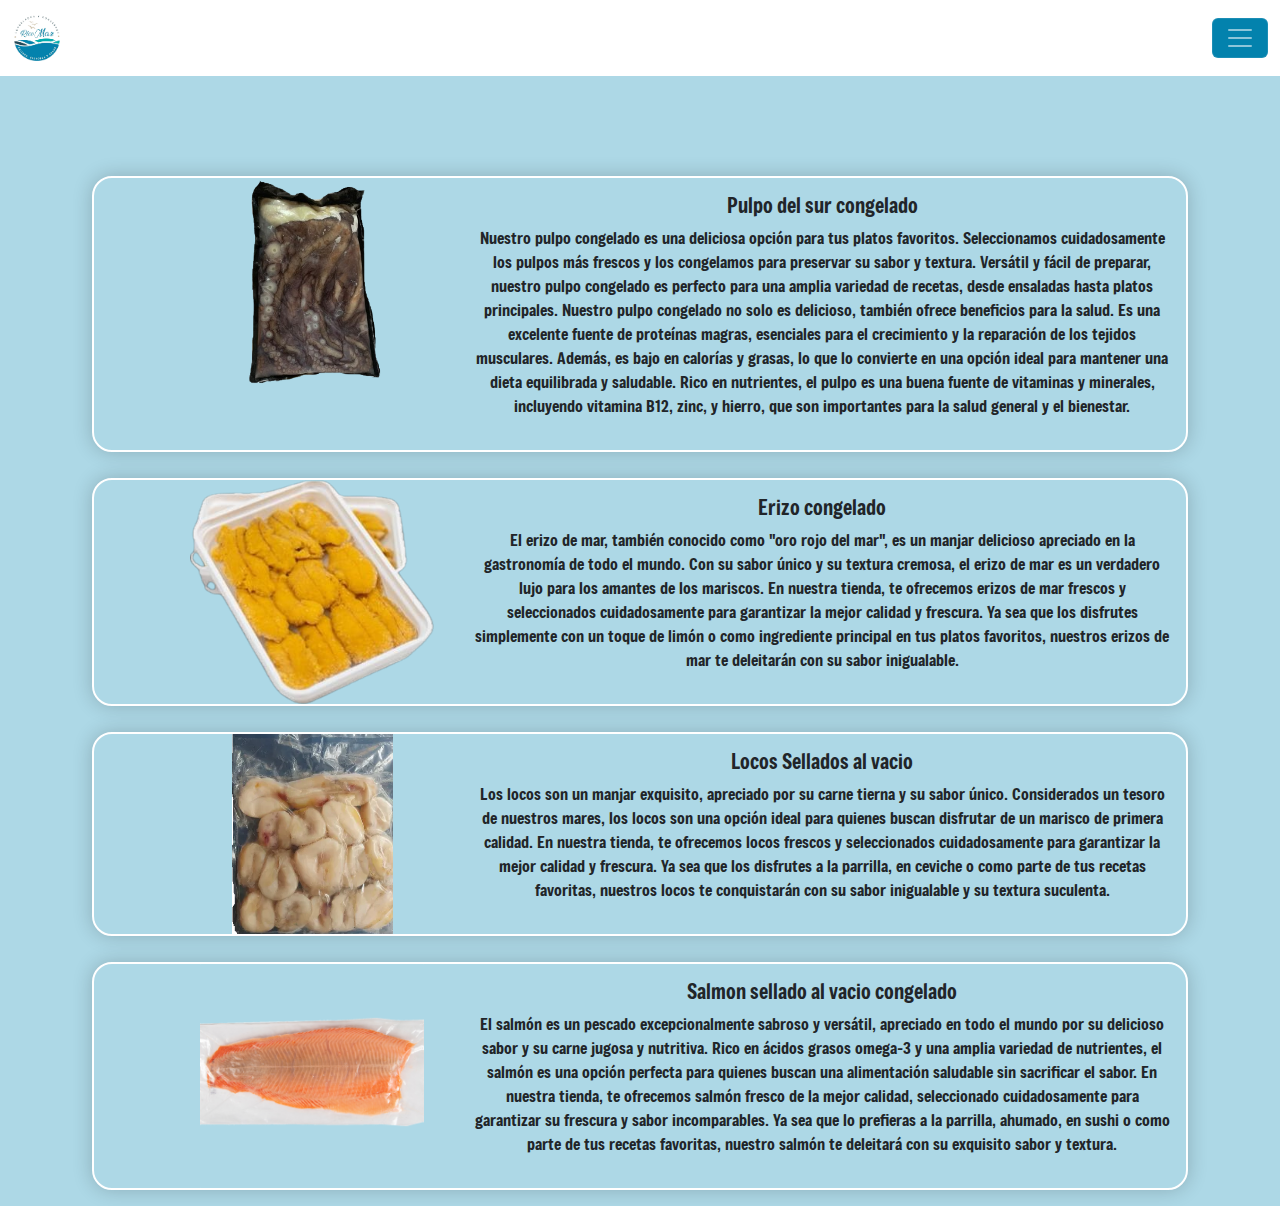
<file: catalogo.html>
<!DOCTYPE html>
<html lang="en">
<head>
  <meta charset="UTF-8">
  <meta name="viewport" content="width=device-width, initial-scale=1.0">
  <title>Document</title>
  <link rel="stylesheet" href="/css/bootstrap.css">
  <link href="https://fonts.googleapis.com/css2?family=Freeman&display=swap" rel="stylesheet">
  <link rel="stylesheet" href="/css/style.css">
</head>
<body class="catalogo">
  <!--------------------------------Navbar------------------------------------------------------------->
  <nav class="navbar navbar-dark bg-dark fixed-top">
    <div class="container-fluid">
      <a class="navbar-brand" href="index.html"><img src="/images/logo2.png" alt=""style="width: 50px;"></a>
      <button class="navbar-toggler" type="button" data-bs-toggle="offcanvas" data-bs-target="#offcanvasDarkNavbar" aria-controls="offcanvasDarkNavbar" aria-label="Toggle navigation">
        <span class="navbar-toggler-icon"></span>
      </button>
      <div class="offcanvas offcanvas-end text-bg-dark" tabindex="-1" id="offcanvasDarkNavbar" aria-labelledby="offcanvasDarkNavbarLabel">
        <div class="offcanvas-header">
          <h5 class="offcanvas-title" id="offcanvasDarkNavbarLabel">Ricomar Quellon</h5>
          <button type="button" class="btn-close btn-close-white" data-bs-dismiss="offcanvas" aria-label="Close"></button>
        </div>
        <div class="offcanvas-body">
          <ul class="navbar-nav justify-content-end flex-grow-1 pe-3">
            <li class="nav-item">
              <a class="nav-link active" aria-current="page" href="index.html">Home</a>
            </li>
            <li class="nav-item">
              <a class="nav-link" href="catalogo.html">Catalogo</a>
            </li>
            <li class="nav-item">
              <a class="nav-link" href="nosotros.html">Nosotros</a>
              <li class="nav-item">
                <a class="nav-link" href="redes.html">Redes Sociales</a>
              </li>
              <li class="nav-item">
                <a class="nav-link" href="contacto.html">Contacto</a>
              </li>
            </li>
            </li>
          </ul>
        </div>
      </div>
    </div>
  </nav>
<!----------------------------------Pagina----------------------------------------------------->

<!----------------------------Productos--------------------------------->
<h1>Catalogo de productos</h1>
<div class="container pt-5" style="margin-top: 70px;">
  <div class="row"> 
    <div class="col-md-12">
      <div class="card mb-3" style="max-width: 100%;">
        <div class="row g-0">
          <div class="col-md-4">
            <img src="/images/producto1.png" class="img-fluid-card rounded-start" alt="...">
          </div>
          <div class="col-md-8">
            <div class="card-body">
              <h5 class="card-title">Pulpo del sur congelado</h5>
              <p class="card-text">Nuestro pulpo congelado es una deliciosa opción para tus platos favoritos. Seleccionamos cuidadosamente los pulpos más frescos y los congelamos para preservar su sabor y textura. Versátil y fácil de preparar, nuestro pulpo congelado es perfecto para una amplia variedad de recetas, desde ensaladas hasta platos principales. Nuestro pulpo congelado no solo es delicioso, también ofrece beneficios para la salud. Es una excelente fuente de proteínas magras, esenciales para el crecimiento y la reparación de los tejidos musculares. Además, es bajo en calorías y grasas, lo que lo convierte en una opción ideal para mantener una dieta equilibrada y saludable. Rico en nutrientes, el pulpo es una buena fuente de vitaminas y minerales, incluyendo vitamina B12, zinc, y hierro, que son importantes para la salud general y el bienestar.</p>
              <p class="card-text"><small class="text-body-secondary"></small></p>
            </div>
          </div>
        </div>
      </div>
    </div>
    <div class="col-md-12">
      <div class="card mb-3" style="max-width: 100%;">
        <div class="row g-0">
          <div class="col-md-4">
            <img src="/images/Producto2.png" class="img-fluid-card rounded-start" alt="...">
          </div>
          <div class="col-md-8">
            <div class="card-body">
              <h5 class="card-title">Erizo congelado</h5>
              <p class="card-text">El erizo de mar, también conocido como "oro rojo del mar", es un manjar delicioso apreciado en la gastronomía de todo el mundo. Con su sabor único y su textura cremosa, el erizo de mar es un verdadero lujo para los amantes de los mariscos. En nuestra tienda, te ofrecemos erizos de mar frescos y seleccionados cuidadosamente para garantizar la mejor calidad y frescura. Ya sea que los disfrutes simplemente con un toque de limón o como ingrediente principal en tus platos favoritos, nuestros erizos de mar te deleitarán con su sabor inigualable.</p>
              <p class="card-text"><small class="text-body-secondary"></small></p>
            </div>
          </div>
        </div>
      </div>
    </div>
    <div class="col-md-12">
      <div class="card mb-3" style="max-width: 100%;">
        <div class="row g-0">
          <div class="col-md-4">
            <img src="/images/Sin título.png" class="img-fluid-card rounded-start" alt="...">
          </div>
          <div class="col-md-8">
            <div class="card-body">
              <h5 class="card-title">Locos Sellados al vacio</h5>
              <p class="card-text">Los locos son un manjar exquisito, apreciado por su carne tierna y su sabor único. Considerados un tesoro de nuestros mares, los locos son una opción ideal para quienes buscan disfrutar de un marisco de primera calidad. En nuestra tienda, te ofrecemos locos frescos y seleccionados cuidadosamente para garantizar la mejor calidad y frescura. Ya sea que los disfrutes a la parrilla, en ceviche o como parte de tus recetas favoritas, nuestros locos te conquistarán con su sabor inigualable y su textura suculenta.</p>
              <p class="card-text"><small class="text-body-secondary"></small></p>
            </div>
          </div>
        </div>
      </div>
    </div>
    <div class="col-md-12">
      <div class="card mb-3" style="max-width: 100%;">
        <div class="row g-0">
          <div class="col-md-4">
            <img src="/images/producto4.png" class="img-fluid-card rounded-start" alt="...">
          </div>
          <div class="col-md-8">
            <div class="card-body">
              <h5 class="card-title">Salmon sellado al vacio congelado</h5>
              <p class="card-text">El salmón es un pescado excepcionalmente sabroso y versátil, apreciado en todo el mundo por su delicioso sabor y su carne jugosa y nutritiva. Rico en ácidos grasos omega-3 y una amplia variedad de nutrientes, el salmón es una opción perfecta para quienes buscan una alimentación saludable sin sacrificar el sabor. En nuestra tienda, te ofrecemos salmón fresco de la mejor calidad, seleccionado cuidadosamente para garantizar su frescura y sabor incomparables. Ya sea que lo prefieras a la parrilla, ahumado, en sushi o como parte de tus recetas favoritas, nuestro salmón te deleitará con su exquisito sabor y textura.</p>
              <p class="card-text"><small class="text-body-secondary"></small></p>
            </div>
          </div>
        </div>
      </div>
    </div>
  </div>
  <script src="https://cdn.jsdelivr.net/npm/bootstrap@5.3.3/dist/js/bootstrap.bundle.min.js" integrity="sha384-YvpcrYf0tY3lHB60NNkmXc5s9fDVZLESaAA55NDzOxhy9GkcIdslK1eN7N6jIeHz" crossorigin="anonymous"></script>

</body>
</html>
</file>
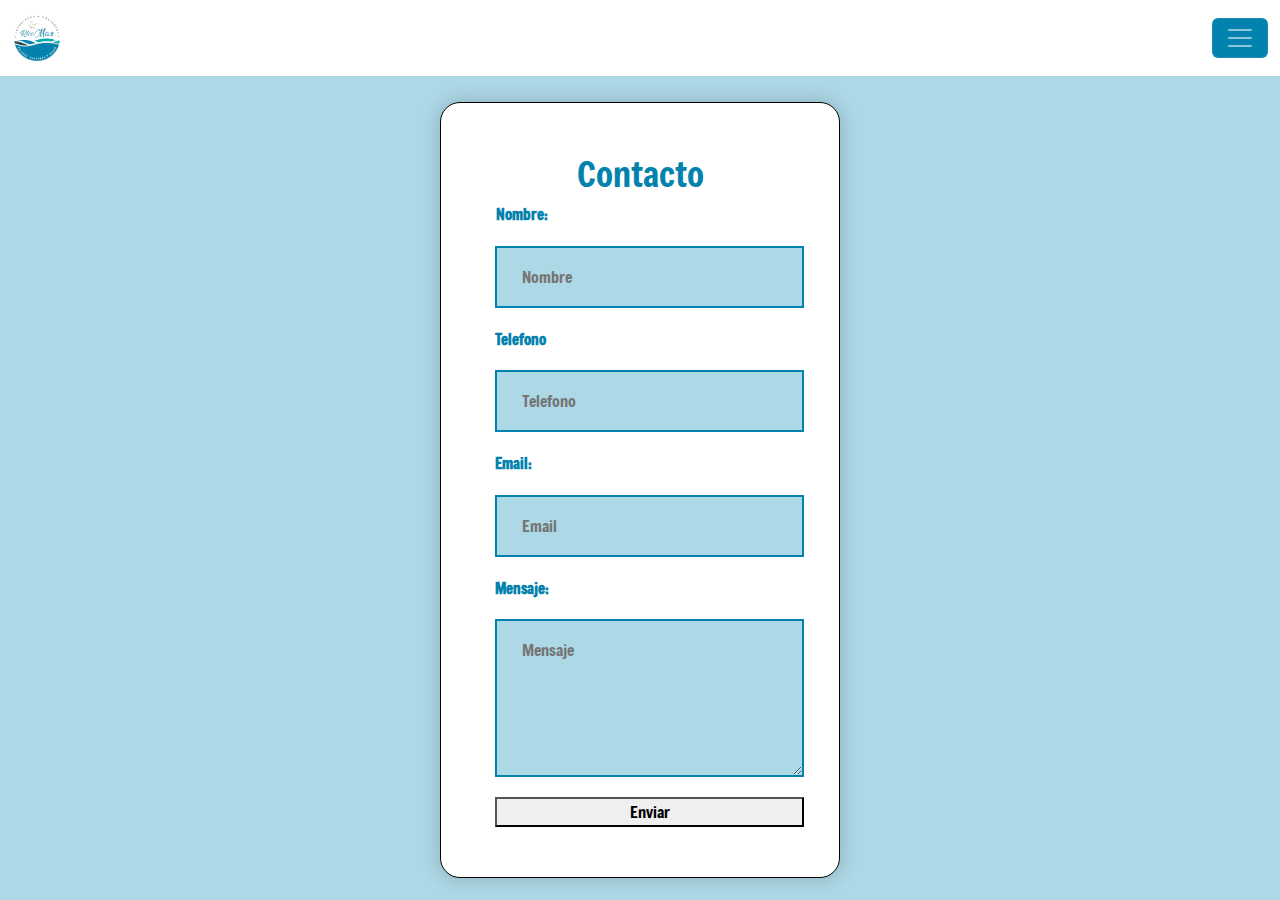
<file: contacto.html>
<html>
<head>
    <title>Nosotros</title>
    <link rel="stylesheet" href="css/bootstrap.css">
    <link href="https://fonts.googleapis.com/css2?family=Freeman&display=swap" rel="stylesheet">
    <link rel="stylesheet" href="/css/style.css">
</head>
<body class="contacto">
    <!--navbar-->
    <nav class="navbar navbar-dark bg-dark fixed-top">
        <div class="container-fluid">
          <a class="navbar-brand" href="index.html"><img src="/images/logo2.png" alt=""style="width: 50px;"></a>
          <button class="navbar-toggler" type="button" data-bs-toggle="offcanvas" data-bs-target="#offcanvasDarkNavbar" aria-controls="offcanvasDarkNavbar" aria-label="Toggle navigation">
            <span class="navbar-toggler-icon"></span>
          </button>
          <div class="offcanvas offcanvas-end text-bg-dark" tabindex="-1" id="offcanvasDarkNavbar" aria-labelledby="offcanvasDarkNavbarLabel">
            <div class="offcanvas-header">
              <h5 class="offcanvas-title" id="offcanvasDarkNavbarLabel">Ricomar Quellon</h5>
              <button type="button" class="btn-close btn-close-white" data-bs-dismiss="offcanvas" aria-label="Close"></button>
            </div>
            <div class="offcanvas-body">
              <ul class="navbar-nav justify-content-end flex-grow-1 pe-3">
                <li class="nav-item">
                  <a class="nav-link active" aria-current="page" href="index.html">Home</a>
                </li>
                <li class="nav-item">
                  <a class="nav-link" href="catalogo.html">Catalogo</a>
                </li>
                <li class="nav-item">
                  <a class="nav-link" href="nosotros.html">Nosotros</a>
                  <li class="nav-item">
                    <a class="nav-link" href="redes.html">Redes Sociales</a>
                  </li>
                  <li class="nav-item">
                    <a class="nav-link" href="#">Contacto</a>
                  </li>
                </li>
                </li>
              </ul>
            </div>
          </div>
        </div>
      </nav>
      <!-----------pag-->
      <form>
        <h2>Contacto</h2>
        <div class="input-group"> 
            <label for="nombre">Nombre:</label>
            <input type="text" id="nombre" name="nombre" required placeholder="Nombre">
            <label for="phone">Telefono</label>
            <input type="Tel" id="phone" name="phone" required placeholder="Telefono">
            <label for="email">Email:</label>
            <input type="email" id="email" name="email" required placeholder="Email">
            <label for="mensaje">Mensaje:</label>
            <textarea id="mensaje" name="mensaje" cols="30" rows="5" placeholder="Mensaje"></textarea>
            <button type="submit">Enviar</button>



        </div>





    </form>
    <script src="https://cdn.jsdelivr.net/npm/bootstrap@5.3.3/dist/js/bootstrap.bundle.min.js" integrity="sha384-YvpcrYf0tY3lHB60NNkmXc5s9fDVZLESaAA55NDzOxhy9GkcIdslK1eN7N6jIeHz" crossorigin="anonymous"></script>

</body>
</html>
</file>
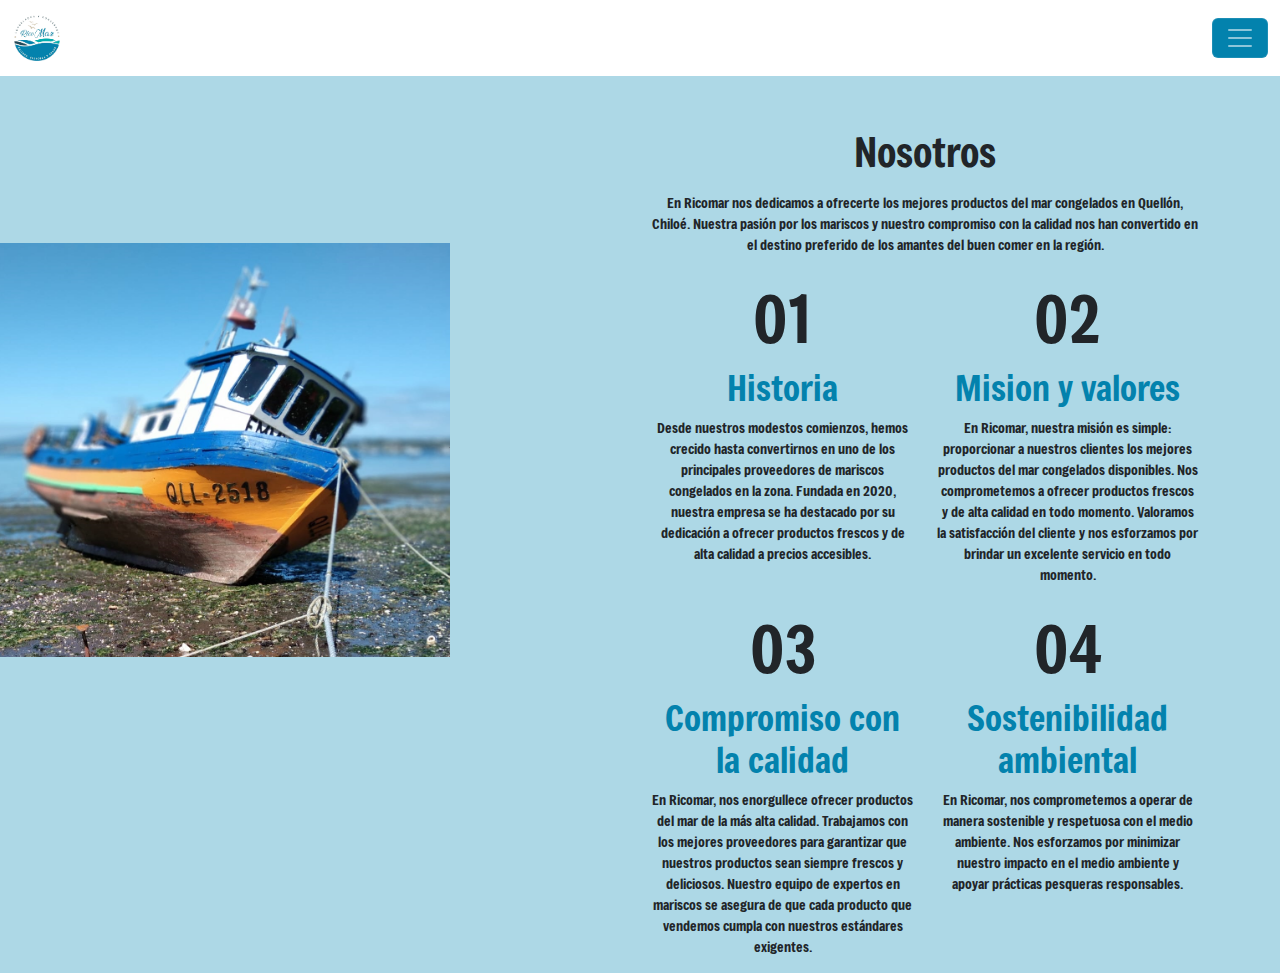
<file: nosotros.html>
<html>
<head>
    <title>Nosotros</title>
    <link rel="stylesheet" href="css/bootstrap.css">
    <link href="https://fonts.googleapis.com/css2?family=Freeman&display=swap" rel="stylesheet">
    <link rel="stylesheet" href="/css/style.css">
</head>
<body class="nosotros">
    <!--navbar-->
    <nav class="navbar navbar-dark bg-dark fixed-top">
        <div class="container-fluid">
          <a class="navbar-brand" href="index.html"><img src="/images/logo2.png" alt=""style="width: 50px;"></a>
          <button class="navbar-toggler" type="button" data-bs-toggle="offcanvas" data-bs-target="#offcanvasDarkNavbar" aria-controls="offcanvasDarkNavbar" aria-label="Toggle navigation">
            <span class="navbar-toggler-icon"></span>
          </button>
          <div class="offcanvas offcanvas-end text-bg-dark" tabindex="-1" id="offcanvasDarkNavbar" aria-labelledby="offcanvasDarkNavbarLabel">
            <div class="offcanvas-header">
              <h5 class="offcanvas-title" id="offcanvasDarkNavbarLabel">Ricomar Quellon</h5>
              <button type="button" class="btn-close btn-close-white" data-bs-dismiss="offcanvas" aria-label="Close"></button>
            </div>
            <div class="offcanvas-body">
              <ul class="navbar-nav justify-content-end flex-grow-1 pe-3">
                <li class="nav-item">
                  <a class="nav-link active" aria-current="page" href="index.html">Home</a>
                </li>
                <li class="nav-item">
                  <a class="nav-link" href="catalogo.html">Catalogo</a>
                </li>
                <li class="nav-item">
                  <a class="nav-link" href="nosotros.html">Nosotros</a>
                  <li class="nav-item">
                    <a class="nav-link" href="redes.html">Redes Sociales</a>
                  </li>
                  <li class="nav-item">
                    <a class="nav-link" href="#">Contacto</a>
                  </li>
                </li>
                </li>
              </ul>
            </div>
          </div>
        </div>
      </nav>
      <!-----------pag-->
<div class="content container mt-5">
    <div class="row">
        <div class="col-lg-6">
            <img src="/images/nosotros2.jpg" alt="Imagen Descriptiva" class="img-fluid rounded float-right" style="margin-bottom: 50px; width: 50%; aspect-ratio: 1 / 1;">
        </div>
        <div class="col-lg-6">
            <div class="text-content text-center">
                <h1 class="mb-3">Nosotros</h1>
                <p>En Ricomar nos dedicamos a ofrecerte los mejores productos del mar congelados en Quellón, Chiloé. Nuestra pasión por los mariscos y nuestro compromiso con la calidad nos han convertido en el destino preferido de los amantes del buen comer en la región.</p>
                <div class="row">
                    <div class="col-lg-6">
                        <div class="list-item">
                            <div class="list-number text-center">01</div>
                            <div class="list-content">
                                <h2>Historia</h2>
                                <p>Desde nuestros modestos comienzos, hemos crecido hasta convertirnos en uno de los principales proveedores de mariscos congelados en la zona. Fundada en 2020, nuestra empresa se ha destacado por su dedicación a ofrecer productos frescos y de alta calidad a precios accesibles.</p>
                            </div>
                        </div>
                    </div>
                    <div class="col-lg-6">
                        <div class="list-item">
                            <div class="list-number text-center">02</div>
                            <div class="list-content">
                                <h2>Mision y valores</h2>
                                <p>En Ricomar, nuestra misión es simple: proporcionar a nuestros clientes los mejores productos del mar congelados disponibles. Nos comprometemos a ofrecer productos frescos y de alta calidad en todo momento. Valoramos la satisfacción del cliente y nos esforzamos por brindar un excelente servicio en todo momento.</p>
                            </div>
                        </div>
                    </div>
                    <div class="col-lg-6">
                        <div class="list-item">
                            <div class="list-number text-center">03</div>
                            <div class="list-content">
                                <h2>Compromiso con la calidad</h2>
                                <p>En Ricomar, nos enorgullece ofrecer productos del mar de la más alta calidad. Trabajamos con los mejores proveedores para garantizar que nuestros productos sean siempre frescos y deliciosos. Nuestro equipo de expertos en mariscos se asegura de que cada producto que vendemos cumpla con nuestros estándares exigentes.</p>
                            </div>
                        </div>
                    </div>
                    <div class="col-lg-6">
                        <div class="list-item">
                            <div class="list-number text-center">04</div>
                            <div class="list-content">
                                <h2>Sostenibilidad ambiental</h2>
                                <p>En Ricomar, nos comprometemos a operar de manera sostenible y respetuosa con el medio ambiente. Nos esforzamos por minimizar nuestro impacto en el medio ambiente y apoyar prácticas pesqueras responsables.</p>
                            </div>
                        </div>
                    </div>
                </div>
            </div>
        </div>
    </div>
</div>
<script src="https://cdn.jsdelivr.net/npm/bootstrap@5.3.3/dist/js/bootstrap.bundle.min.js" integrity="sha384-YvpcrYf0tY3lHB60NNkmXc5s9fDVZLESaAA55NDzOxhy9GkcIdslK1eN7N6jIeHz" crossorigin="anonymous"></script>
</body>
</html>
</file>
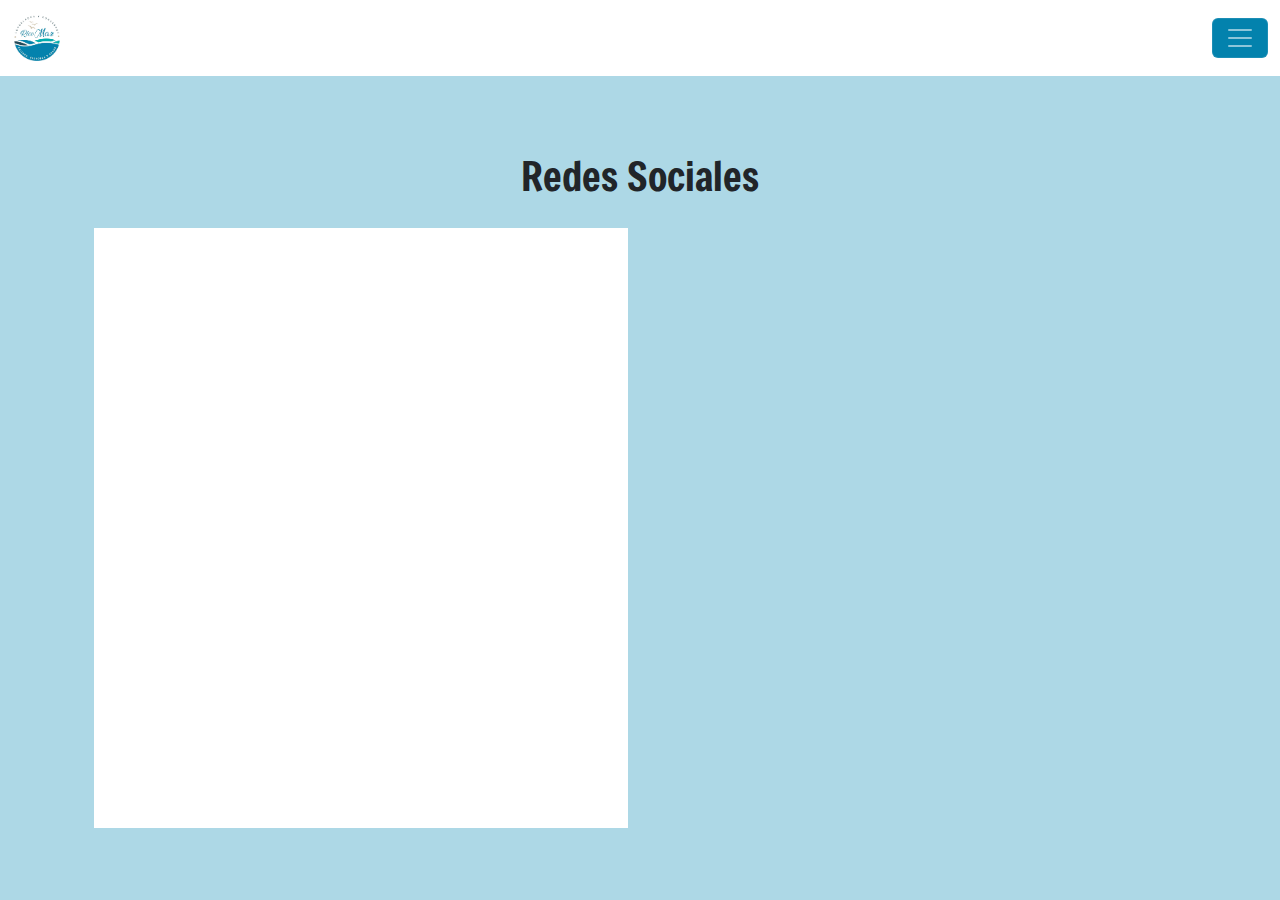
<file: redes.html>
<html>
<head>
    <title>Nosotros</title>
    <link rel="stylesheet" href="css/bootstrap.css">
    <link href="https://fonts.googleapis.com/css2?family=Freeman&display=swap" rel="stylesheet">
    <link rel="stylesheet" href="/css/style.css">
</head>
<body class="redes">
    <!--navbar-->
    <nav class="navbar navbar-dark bg-dark fixed-top"a>
        <div class="container-fluid">
          <a class="navbar-brand" href="index.html"><img src="/images/logo2.png" alt=""style="width: 50px;"></a>
          <button class="navbar-toggler" type="button" data-bs-toggle="offcanvas" data-bs-target="#offcanvasDarkNavbar" aria-controls="offcanvasDarkNavbar" aria-label="Toggle navigation">
            <span class="navbar-toggler-icon"></span>
          </button>
          <div class="offcanvas offcanvas-end text-bg-dark" tabindex="-1" id="offcanvasDarkNavbar" aria-labelledby="offcanvasDarkNavbarLabel">
            <div class="offcanvas-header">
              <h5 class="offcanvas-title" id="offcanvasDarkNavbarLabel">Ricomar Quellon</h5>
              <button type="button" class="btn-close btn-close-white" data-bs-dismiss="offcanvas" aria-label="Close"></button>
            </div>
            <div class="offcanvas-body">
              <ul class="navbar-nav justify-content-end flex-grow-1 pe-3">
                <li class="nav-item">
                  <a class="nav-link active" aria-current="page" href="index.html">Home</a>
                </li>
                <li class="nav-item">
                  <a class="nav-link" href="catalogo.html">Catalogo</a>
                </li>
                <li class="nav-item">
                  <a class="nav-link" href="nosotros.html">Nosotros</a>
                  <li class="nav-item">
                    <a class="nav-link" href="redes.html">Redes Sociales</a>
                  </li>
                  <li class="nav-item">
                    <a class="nav-link" href="contacto.html">Contacto</a>
                  </li>
                </li>
                </li>
              </ul>
            </div>
          </div>
        </div>
      </nav>
      <!-----------pag-->
    <div class="container">
        <h1>Redes Sociales</h1>
        <div class="container">
            <div class="row">
                <div class="col-md-6">
                    <div class="facebook">
                        <iframe src="https://www.facebook.com/plugins/post.php?href=https%3A%2F%2Fwww.facebook.com%2FRICOMARQUELLON%2Fposts%2F598563549038716&show_text=true&width=500" width="500" height="600" style="border:none;overflow:hidden" scrolling="no" frameborder="0" allowfullscreen="true" allow="autoplay; clipboard-write; encrypted-media; picture-in-picture; web-share"></iframe>
                    </div>
                </div>
                <div class="col-md-6">
                    <div class="instagram-video">
                        <iframe src="https://www.instagram.com/p/CmNDrJdOudz/embed" width="500" height="600" frameborder="0" scrolling="no" allowtransparency="true"></iframe>
                    </div>
                </div>
            </div>
        </div>
        <script src="https://cdn.jsdelivr.net/npm/bootstrap@5.3.3/dist/js/bootstrap.bundle.min.js" integrity="sha384-YvpcrYf0tY3lHB60NNkmXc5s9fDVZLESaAA55NDzOxhy9GkcIdslK1eN7N6jIeHz" crossorigin="anonymous"></script>
</body>
</html>
</file>
<file: css/style.css>
.freeman-regular {
  font-family: "Freeman", sans-serif;
  font-weight: 400;
  font-style: normal;
}

/* Estilos para body */
body.inicio {
  font-family: 'Freeman', sans-serif;
  display: flex;
  margin: 0;
  height: 100vh;
  font-size: 16px;
  color: navy;
}

/* Estilos para la columna izquierda */
.left {
  width: 60%;
  background-color: white;
  display: flex;
  flex-direction: column;
  align-items: center;
  justify-content: center;
}

/* Estilos para la columna derecha */
.right {
  width: 40%;
  background-color: #ADD8E6;
  display: flex;
  flex-direction: column;
  align-items: center;
  justify-content: center;
  border-bottom: 2px solid black;
  font-size: 20px;
}

/* Estilos para los botones */
.button {
  margin: 10px;
  padding: 10px;
  background-color: transparent;
  border: none;
  cursor: pointer;
  color: #000;
  border-bottom: 4px solid white;
}

/* Estilos para centrar texto */
.center-text {
  text-align: center;
  box-shadow: 0px 0px 20px rgba(0, 0, 0, 0.2);
}


.small-logo {
  width: 100px;
  margin-top: 40px;
  height: auto;
}


.about-us {
  width: 50%;
  height: auto;
  margin-top: 20px;
  font-size: 20px;
  text-align: center;
  box-shadow: 0px 0px 20px rgba(0, 0, 0, 0.2);
}


.list-content {
  flex-grow: 1;
}

h1.text-center {
  margin-top: 100px;
  text-align: center;
}

body {
  font-family: 'Freeman', sans-serif;
  background-color: #ADD8E6;
}

.card {
  background-color: #ADD8E6;
}

.navbar {
  background-color: white !important;
}

.offcanvas {
  background-color: #0382AD !important;
}

.navbar-brand img {
  border: 2px solid white;
  border-radius: 5px;
}

.navbar-toggler {
  background-color: #0382AD !important;
}

.card {
  border-color: white !important;
}

.list-number {
  font-size: 4em;
  text-align: center;
}

.list-content {
  text-align: center;
}

.text-content p {
  font-size: 14px;
}

.h1.catalogo {
  padding-top: 80px;
}

.img-fluid {
  width: 500px;
  height: 500px;
  object-fit: contain;
  margin: 10px;
  position: absolute;
  bottom: 150px;
  left: -200px;
}

body.nosotros {
  padding-top: 80px;
}

.h1 {
  text-align: center;
}

body.contacto {
  font-family: 'Freeman', sans-serif;
  padding-top: 80px;
  min-height: 100vh;
  display: flex;
  align-items: center;
  justify-content: center;
}

form {
  padding: 50px 55px;
  border: 1px solid black;
  border-radius: 20px;
  background-color: white;
  width: 400px;
  margin: 0 auto;
  box-shadow: 0px 0px 20px rgba(0, 0, 0, 0.2);
}

.input-group {
  display: flex;
  flex-direction: column;
  text-align: left;
}

h2 {
  text-align: center;
  color: #0382AD;
  font-size: 35px;
}

label {
  color: #0382AD;
  font-size: 15px;
  font-weight: 600;
  margin-bottom: 15px;
}

input,
textarea {
  padding: 17px 25px;
  border-radius: 25px;
  border: 2px solid #0382AD;
  margin-top: 5px;
  margin-bottom: 20px;
  background-color: #ADD8E6;
  outline: none;
}

body.catalogo {
  font-family: 'Freeman', sans-serif;
  text-align: center;
}

.card {
  background-color: #ADD8E6;
  border: 2px solid white;
  border-radius: 20px;
  box-shadow: 0px 0px 20px rgba(0, 0, 0, 0.2);
  margin: 10px;
  position: relative;
  overflow: hidden;
}

.img-fluid-card {
  position: absolute;
  top: 0;
  left: -30%;
  width: 100%;
  height: 100%;
  object-fit: contain;
}

h1.catalogo {
  margin-top: 100px;
  color: black;
}

body.redes {
  font-family: 'Freeman', sans-serif;
  padding-top: 80px;
  display: flex;
  align-items: center;
  justify-content: center;
  min-height: 100vh;
  text-align: center;
}

.facebook {
  background-color: white !important;
}

.facebook,
.instagram-video {
  margin-top: 20px;
}
</file>
